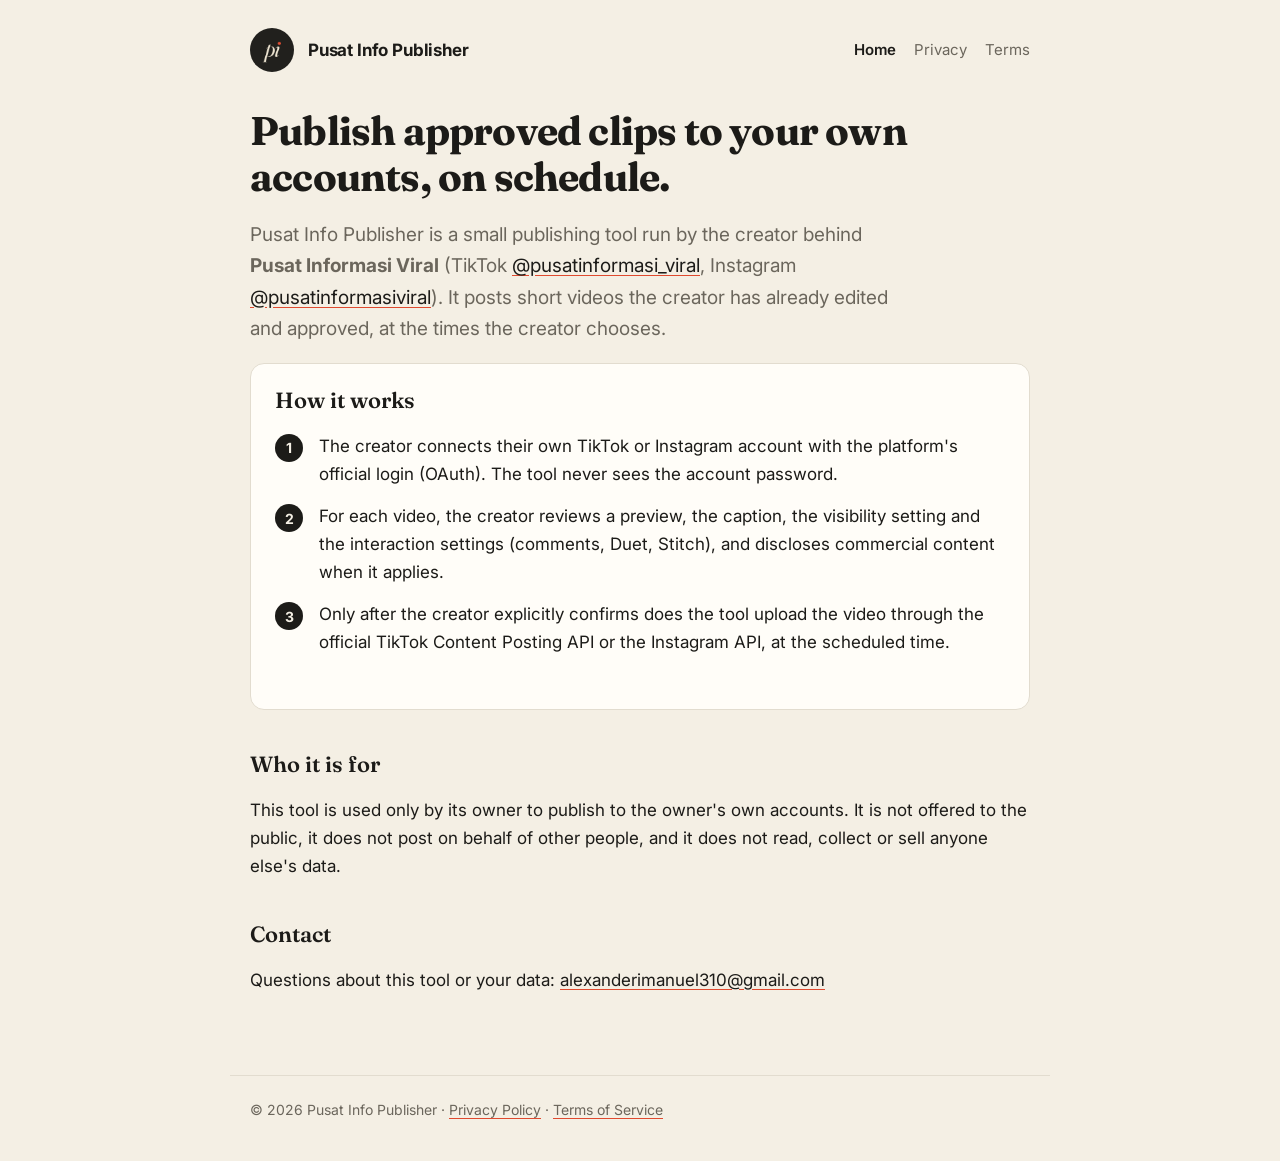
<file: index.html>
<!doctype html>
<html lang="en">
<head>
<meta charset="utf-8">
<meta name="viewport" content="width=device-width, initial-scale=1">
<title>Pusat Info Publisher</title>
<meta name="description" content="Pusat Info Publisher schedules short videos that the creator has reviewed and approved to the creator's own TikTok and Instagram accounts.">
<link rel="icon" href="favicon.png">
<link rel="preconnect" href="https://fonts.googleapis.com">
<link href="https://fonts.googleapis.com/css2?family=Fraunces:opsz,wght@9..144,600;9..144,700&family=Inter:wght@400;600;700&display=swap" rel="stylesheet">
<link rel="stylesheet" href="style.css">
</head>
<body>
<header>
  <img src="logo.png" alt="">
  <span class="name">Pusat Info Publisher</span>
  <nav><a href="./" aria-current="page">Home</a><a href="privacy.html">Privacy</a><a href="terms.html">Terms</a></nav>
</header>
<main>
  <h1>Publish approved clips to your own accounts, on schedule.</h1>
  <p class="lead">Pusat Info Publisher is a small publishing tool run by the creator behind <strong>Pusat Informasi Viral</strong>
    (TikTok <a href="https://www.tiktok.com/@pusatinformasi_viral">@pusatinformasi_viral</a>,
    Instagram <a href="https://www.instagram.com/pusatinformasiviral/">@pusatinformasiviral</a>).
    It posts short videos the creator has already edited and approved, at the times the creator chooses.</p>

  <div class="card">
    <h2 style="margin-top:0">How it works</h2>
    <ol class="steps">
      <li>The creator connects their own TikTok or Instagram account with the platform's official login (OAuth). The tool never sees the account password.</li>
      <li>For each video, the creator reviews a preview, the caption, the visibility setting and the interaction settings (comments, Duet, Stitch), and discloses commercial content when it applies.</li>
      <li>Only after the creator explicitly confirms does the tool upload the video through the official TikTok Content Posting API or the Instagram API, at the scheduled time.</li>
    </ol>
  </div>

  <h2>Who it is for</h2>
  <p>This tool is used only by its owner to publish to the owner's own accounts. It is not offered to the public, it does not post on behalf of other people, and it does not read, collect or sell anyone else's data.</p>

  <h2>Contact</h2>
  <p>Questions about this tool or your data: <a href="mailto:alexanderimanuel310@gmail.com">alexanderimanuel310@gmail.com</a></p>
</main>
<footer>© 2026 Pusat Info Publisher · <a href="privacy.html">Privacy Policy</a> · <a href="terms.html">Terms of Service</a></footer>
</body>
</html>
</file>
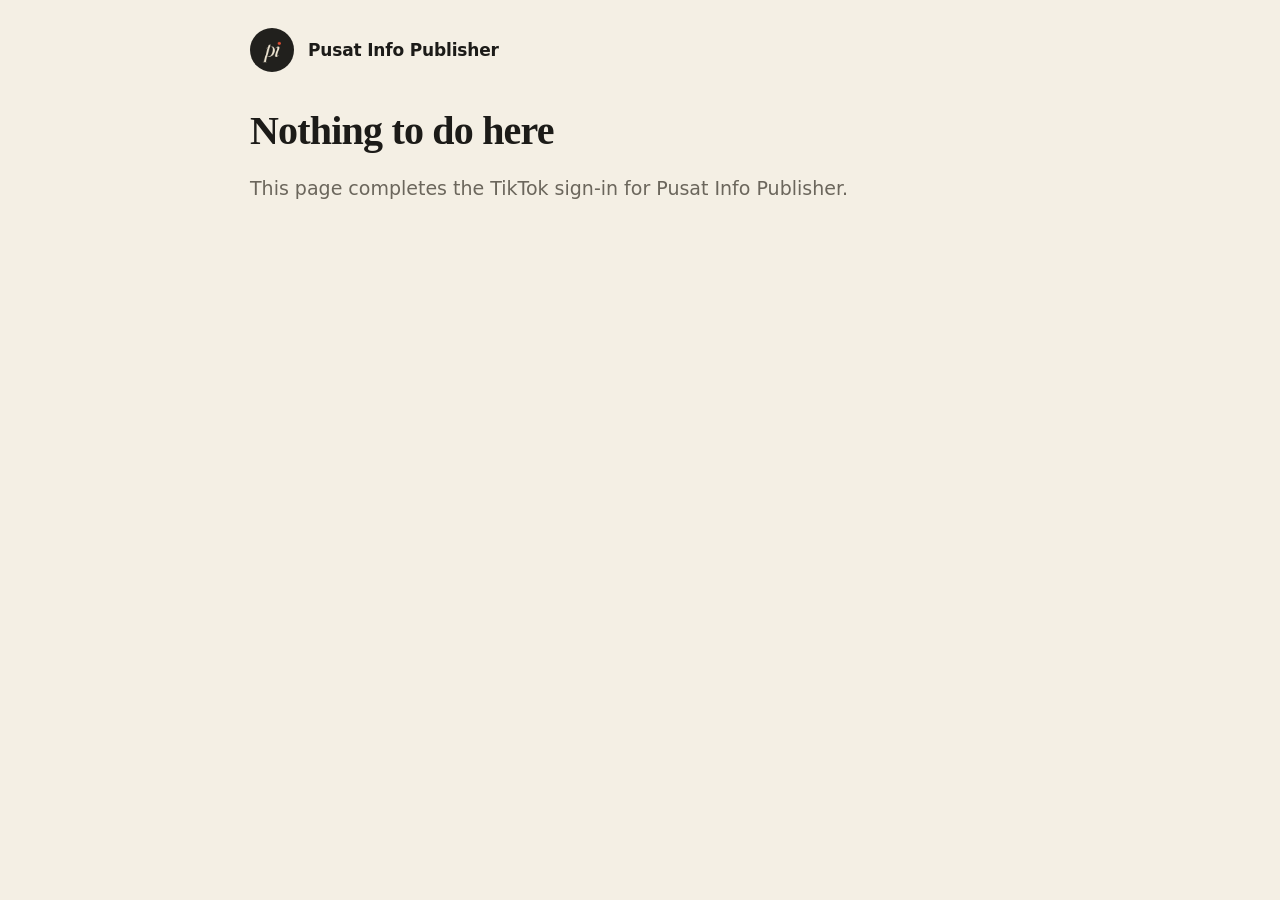
<file: callback/index.html>
<!doctype html>
<html lang="en">
<head>
<meta charset="utf-8">
<meta name="viewport" content="width=device-width, initial-scale=1">
<title>Connecting… · Pusat Info Publisher</title>
<link rel="icon" href="../favicon.png">
<link rel="stylesheet" href="../style.css">
</head>
<body>
<header>
  <img src="../logo.png" alt="">
  <span class="name">Pusat Info Publisher</span>
</header>
<main>
  <h1 id="title">Finishing sign-in…</h1>
  <p class="lead" id="msg">Returning you to Pusat Info Publisher on your computer.</p>
</main>
<script>
  // TikTok sends the creator back here after login. The authorization code is handed to the publisher app
  // running on the creator's own computer; this page stores nothing.
  const q = new URLSearchParams(location.search);
  if (q.get("error")) {
    document.getElementById("title").textContent = "Sign-in was cancelled";
    document.getElementById("msg").textContent = q.get("error_description") || q.get("error");
  } else if (q.get("code")) {
    location.replace("http://127.0.0.1:5195/callback" + location.search);
  } else {
    document.getElementById("title").textContent = "Nothing to do here";
    document.getElementById("msg").textContent = "This page completes the TikTok sign-in for Pusat Info Publisher.";
  }
</script>
</body>
</html>
</file>
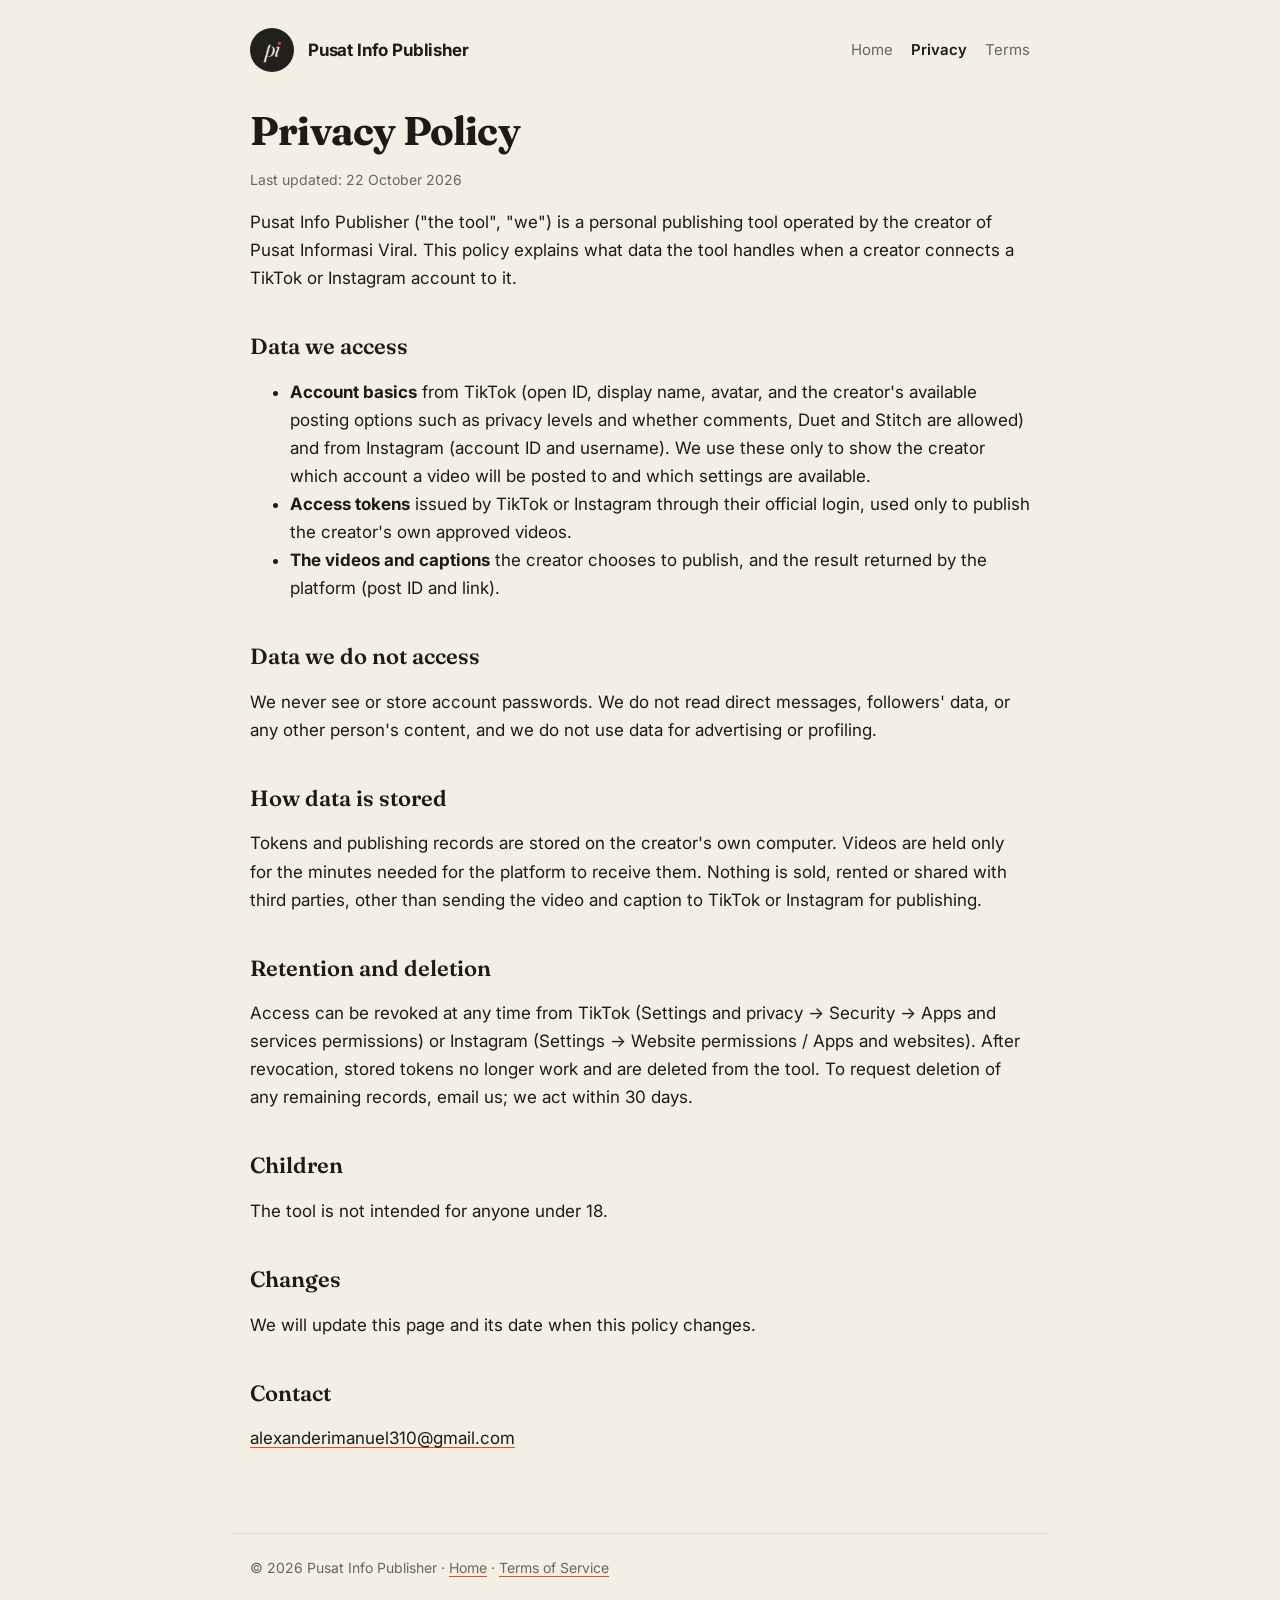
<file: privacy.html>
<!doctype html>
<html lang="en">
<head>
<meta charset="utf-8">
<meta name="viewport" content="width=device-width, initial-scale=1">
<title>Privacy Policy · Pusat Info Publisher</title>
<link rel="icon" href="favicon.png">
<link rel="preconnect" href="https://fonts.googleapis.com">
<link href="https://fonts.googleapis.com/css2?family=Fraunces:opsz,wght@9..144,600;9..144,700&family=Inter:wght@400;600;700&display=swap" rel="stylesheet">
<link rel="stylesheet" href="style.css">
</head>
<body>
<header>
  <img src="logo.png" alt="">
  <span class="name">Pusat Info Publisher</span>
  <nav><a href="./">Home</a><a href="privacy.html" aria-current="page">Privacy</a><a href="terms.html">Terms</a></nav>
</header>
<main>
  <h1>Privacy Policy</h1>
  <p class="updated">Last updated: 22 October 2026</p>

  <p>Pusat Info Publisher ("the tool", "we") is a personal publishing tool operated by the creator of Pusat Informasi Viral.
    This policy explains what data the tool handles when a creator connects a TikTok or Instagram account to it.</p>

  <h2>Data we access</h2>
  <ul>
    <li><strong>Account basics</strong> from TikTok (open ID, display name, avatar, and the creator's available posting options such as privacy levels and whether comments, Duet and Stitch are allowed) and from Instagram (account ID and username). We use these only to show the creator which account a video will be posted to and which settings are available.</li>
    <li><strong>Access tokens</strong> issued by TikTok or Instagram through their official login, used only to publish the creator's own approved videos.</li>
    <li><strong>The videos and captions</strong> the creator chooses to publish, and the result returned by the platform (post ID and link).</li>
  </ul>

  <h2>Data we do not access</h2>
  <p>We never see or store account passwords. We do not read direct messages, followers' data, or any other person's content, and we do not use data for advertising or profiling.</p>

  <h2>How data is stored</h2>
  <p>Tokens and publishing records are stored on the creator's own computer. Videos are held only for the minutes needed for the platform to receive them. Nothing is sold, rented or shared with third parties, other than sending the video and caption to TikTok or Instagram for publishing.</p>

  <h2>Retention and deletion</h2>
  <p>Access can be revoked at any time from TikTok (Settings and privacy → Security → Apps and services permissions) or Instagram (Settings → Website permissions / Apps and websites). After revocation, stored tokens no longer work and are deleted from the tool. To request deletion of any remaining records, email us; we act within 30 days.</p>

  <h2>Children</h2>
  <p>The tool is not intended for anyone under 18.</p>

  <h2>Changes</h2>
  <p>We will update this page and its date when this policy changes.</p>

  <h2>Contact</h2>
  <p><a href="mailto:alexanderimanuel310@gmail.com">alexanderimanuel310@gmail.com</a></p>
</main>
<footer>© 2026 Pusat Info Publisher · <a href="./">Home</a> · <a href="terms.html">Terms of Service</a></footer>
</body>
</html>
</file>
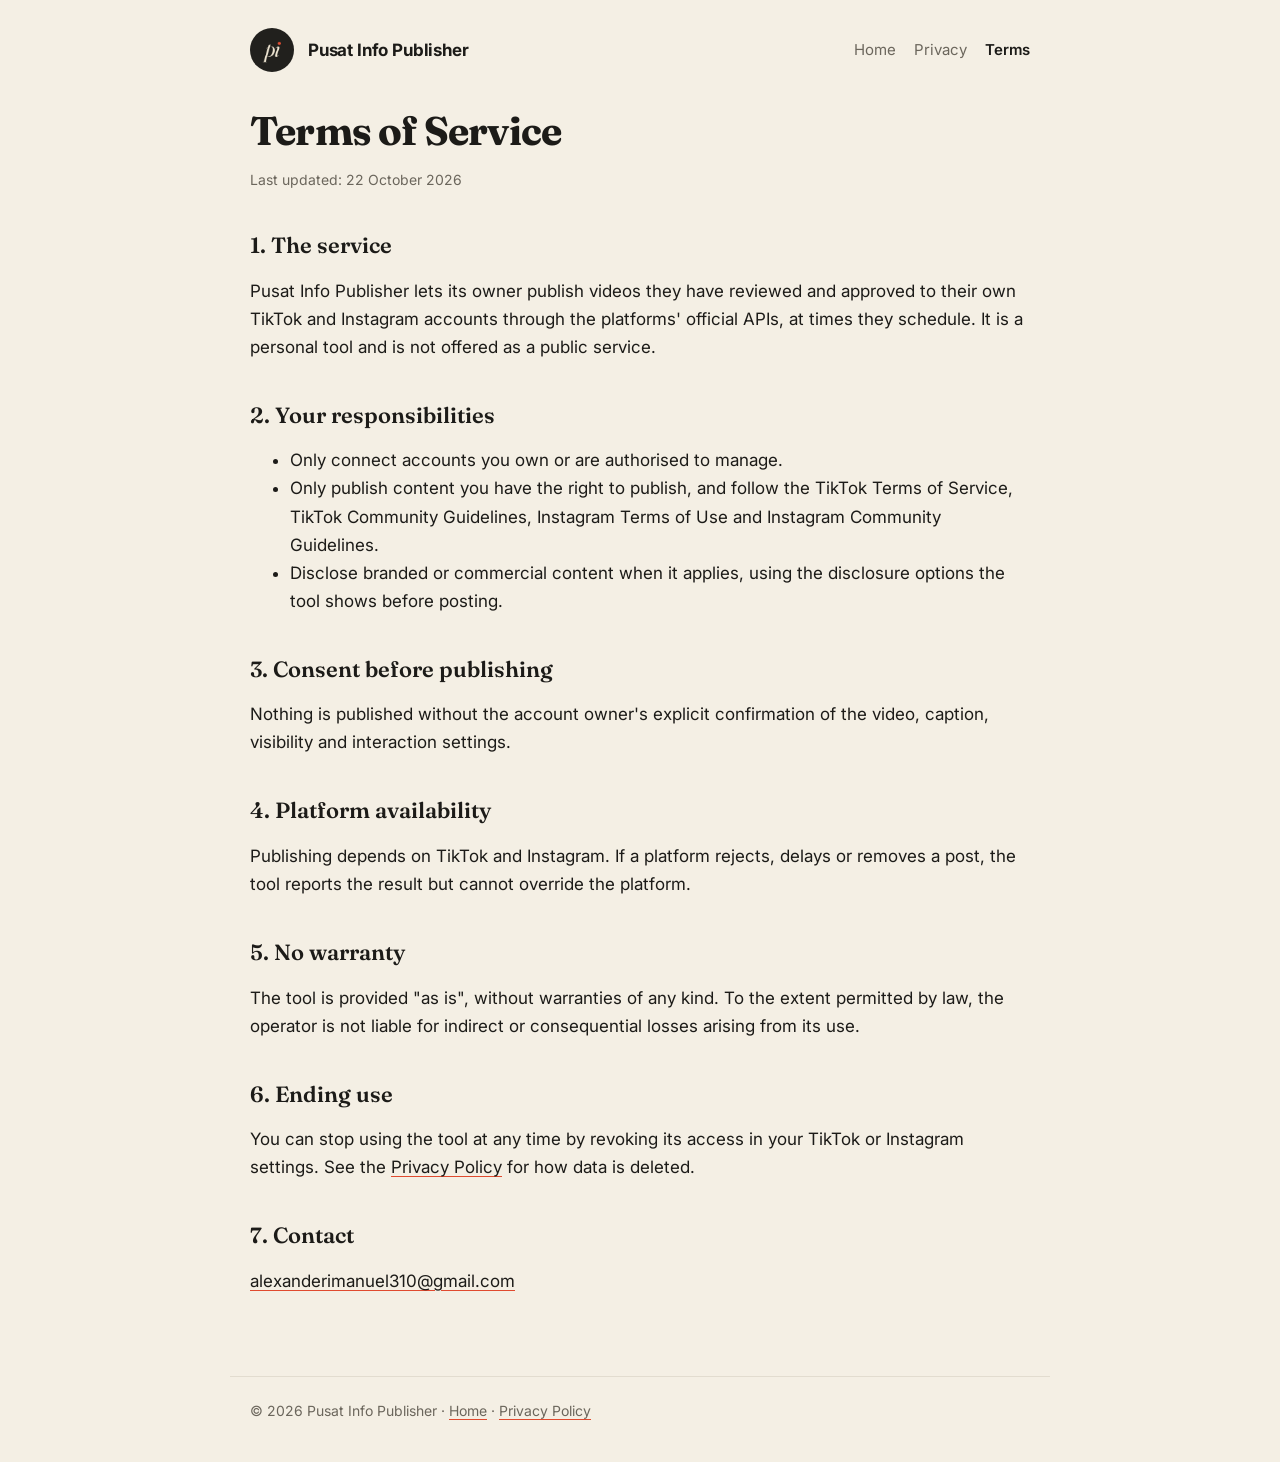
<file: terms.html>
<!doctype html>
<html lang="en">
<head>
<meta charset="utf-8">
<meta name="viewport" content="width=device-width, initial-scale=1">
<title>Terms of Service · Pusat Info Publisher</title>
<link rel="icon" href="favicon.png">
<link rel="preconnect" href="https://fonts.googleapis.com">
<link href="https://fonts.googleapis.com/css2?family=Fraunces:opsz,wght@9..144,600;9..144,700&family=Inter:wght@400;600;700&display=swap" rel="stylesheet">
<link rel="stylesheet" href="style.css">
</head>
<body>
<header>
  <img src="logo.png" alt="">
  <span class="name">Pusat Info Publisher</span>
  <nav><a href="./">Home</a><a href="privacy.html">Privacy</a><a href="terms.html" aria-current="page">Terms</a></nav>
</header>
<main>
  <h1>Terms of Service</h1>
  <p class="updated">Last updated: 22 October 2026</p>

  <h2>1. The service</h2>
  <p>Pusat Info Publisher lets its owner publish videos they have reviewed and approved to their own TikTok and Instagram accounts through the platforms' official APIs, at times they schedule. It is a personal tool and is not offered as a public service.</p>

  <h2>2. Your responsibilities</h2>
  <ul>
    <li>Only connect accounts you own or are authorised to manage.</li>
    <li>Only publish content you have the right to publish, and follow the TikTok Terms of Service, TikTok Community Guidelines, Instagram Terms of Use and Instagram Community Guidelines.</li>
    <li>Disclose branded or commercial content when it applies, using the disclosure options the tool shows before posting.</li>
  </ul>

  <h2>3. Consent before publishing</h2>
  <p>Nothing is published without the account owner's explicit confirmation of the video, caption, visibility and interaction settings.</p>

  <h2>4. Platform availability</h2>
  <p>Publishing depends on TikTok and Instagram. If a platform rejects, delays or removes a post, the tool reports the result but cannot override the platform.</p>

  <h2>5. No warranty</h2>
  <p>The tool is provided "as is", without warranties of any kind. To the extent permitted by law, the operator is not liable for indirect or consequential losses arising from its use.</p>

  <h2>6. Ending use</h2>
  <p>You can stop using the tool at any time by revoking its access in your TikTok or Instagram settings. See the <a href="privacy.html">Privacy Policy</a> for how data is deleted.</p>

  <h2>7. Contact</h2>
  <p><a href="mailto:alexanderimanuel310@gmail.com">alexanderimanuel310@gmail.com</a></p>
</main>
<footer>© 2026 Pusat Info Publisher · <a href="./">Home</a> · <a href="privacy.html">Privacy Policy</a></footer>
</body>
</html>
</file>
<file: style.css>
:root {
  --ink: #1c1b18;
  --paper: #f4efe4;
  --card: #fffdf8;
  --muted: #6b665c;
  --line: #e2dccf;
  --accent: #e04a2f;
}
* { box-sizing: border-box; }
body {
  margin: 0;
  background: var(--paper);
  color: var(--ink);
  font: 17px/1.65 "Inter", system-ui, -apple-system, "Segoe UI", sans-serif;
}
a { color: var(--ink); text-decoration-color: var(--accent); text-underline-offset: 3px; }
header {
  max-width: 820px; margin: 0 auto; padding: 28px 20px 0;
  display: flex; align-items: center; gap: 14px;
}
header img { width: 44px; height: 44px; border-radius: 50%; }
header .name { font-weight: 700; letter-spacing: -0.01em; }
header nav { margin-left: auto; display: flex; gap: 18px; font-size: 15px; }
header nav a { text-decoration: none; color: var(--muted); }
header nav a[aria-current] { color: var(--ink); font-weight: 600; }
main { max-width: 820px; margin: 0 auto; padding: 36px 20px 64px; }
h1 { font: 700 40px/1.15 "Fraunces", Georgia, serif; letter-spacing: -0.02em; margin: 0 0 14px; }
h2 { font: 600 22px/1.3 "Fraunces", Georgia, serif; margin: 40px 0 8px; }
.lead { font-size: 19px; color: var(--muted); max-width: 640px; }
.card { background: var(--card); border: 1px solid var(--line); border-radius: 14px; padding: 22px 24px; margin: 18px 0; }
.steps { counter-reset: s; list-style: none; padding: 0; }
.steps li { counter-increment: s; position: relative; padding: 0 0 14px 44px; }
.steps li::before {
  content: counter(s); position: absolute; left: 0; top: 2px; width: 28px; height: 28px; border-radius: 50%;
  background: var(--ink); color: var(--paper); font-size: 14px; font-weight: 700; display: grid; place-items: center;
}
.updated { color: var(--muted); font-size: 14px; }
footer { border-top: 1px solid var(--line); max-width: 820px; margin: 0 auto; padding: 22px 20px 40px; color: var(--muted); font-size: 14px; }
footer a { color: var(--muted); }
@media (max-width: 560px) {
  h1 { font-size: 31px; }
  header { flex-wrap: wrap; }
  header nav { margin-left: 0; width: 100%; }
}
</file>
